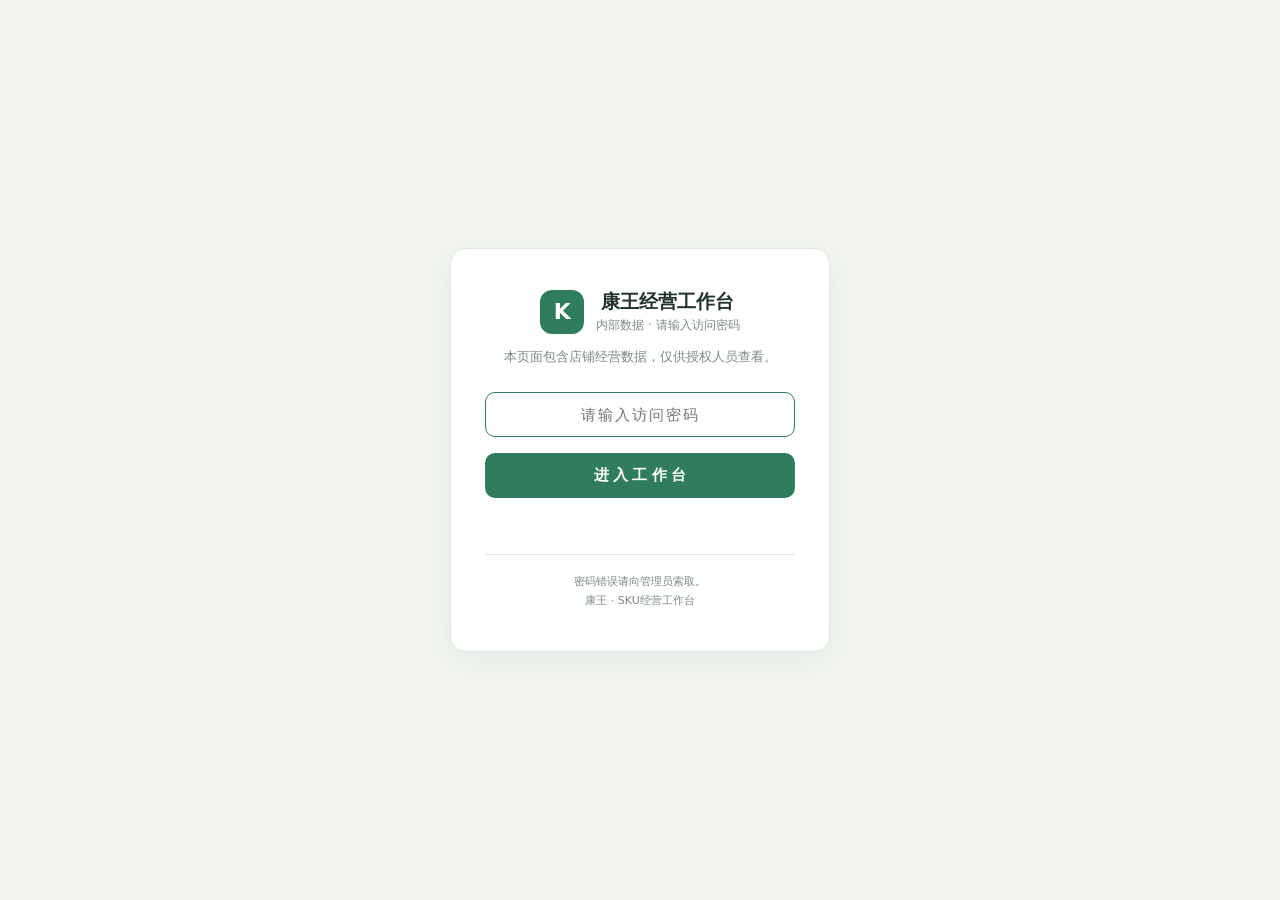
<file: index.html>
<!doctype html>
<html lang="zh-CN">
<head>
<meta charset="UTF-8">
<meta name="viewport" content="width=device-width,initial-scale=1">
<title>康王经营工作台 · 访问验证</title>
<style>
:root{--bg:#f3f5f1;--card:#ffffff;--line:#e1e9e4;--muted:#7a8a82;--primary:#2f7d5c;--err:#c0564f}
*{margin:0;padding:0;box-sizing:border-box}
body{min-height:100vh;display:flex;align-items:center;justify-content:center;background:var(--bg);font-family:"PingFang SC","Microsoft YaHei",system-ui,sans-serif;color:#22332b}
.gate{width:min(380px,92vw);background:var(--card);border:1px solid var(--line);border-radius:16px;padding:40px 34px;box-shadow:0 8px 30px rgba(47,125,92,.08);text-align:center}
.brand{display:flex;align-items:center;justify-content:center;gap:12px;margin-bottom:8px}
.brand-mark{width:44px;height:44px;border-radius:12px;background:var(--primary);color:#fff;font-weight:800;font-size:22px;display:flex;align-items:center;justify-content:center}
.brand h1{font-size:19px;font-weight:700}
.brand small{display:block;color:var(--muted);font-size:12px;font-weight:400;margin-top:2px}
.hint{color:var(--muted);font-size:13px;margin:14px 0 26px}
input{width:100%;padding:13px 16px;border:1.5px solid var(--line);border-radius:10px;font-size:15px;outline:none;text-align:center;letter-spacing:2px;transition:border .2s}
input:focus{border-color:var(--primary)}
input.err{border-color:var(--err);animation:shake .3s}
@keyframes shake{25%{transform:translateX(-5px)}75%{transform:translateX(5px)}}
button{width:100%;margin-top:16px;padding:13px;border:none;border-radius:10px;background:var(--primary);color:#fff;font-size:15px;font-weight:600;cursor:pointer;transition:filter .2s}
button:hover{filter:brightness(1.08)}
.msg{color:var(--err);font-size:13px;margin-top:12px;min-height:18px}
.note{margin-top:26px;color:var(--muted);font-size:11px;line-height:1.7;border-top:1px solid var(--line);padding-top:18px}
</style>
</head>
<body>
<div class="gate">
  <div class="brand">
    <span class="brand-mark">K</span>
    <div><h1>康王经营工作台</h1><small>内部数据 · 请输入访问密码</small></div>
  </div>
  <p class="hint">本页面包含店铺经营数据，仅供授权人员查看。</p>
  <input id="pw" type="password" placeholder="请输入访问密码" autofocus autocomplete="off">
  <button id="go">进 入 工 作 台</button>
  <div class="msg" id="msg"></div>
  <div class="note">密码错误请向管理员索取。<br>康王 · SKU经营工作台</div>
</div>
<script>
(function(){
  var PW=atob('WUQ4ODg4ODg=');
  try{
    if(sessionStorage.getItem('kw-auth')==='1'){location.replace('dashboard.html');return;}
  }catch(e){}
  var pw=document.getElementById('pw'),btn=document.getElementById('go'),msg=document.getElementById('msg');
  function tryEnter(){
    var v=pw.value;
    if(!v){msg.textContent='请输入密码';pw.classList.add('err');return;}
    if(v===PW){
      try{sessionStorage.setItem('kw-auth','1');}catch(e){}
      location.replace('dashboard.html');
    }else{
      msg.textContent='密码不正确，请重新输入';
      pw.classList.add('err');
      pw.select();
      setTimeout(function(){pw.classList.remove('err');},400);
    }
  }
  btn.addEventListener('click',tryEnter);
  pw.addEventListener('keydown',function(ev){if(ev.key==='Enter')tryEnter();});
})();
</script>
</body>
</html>
</file>
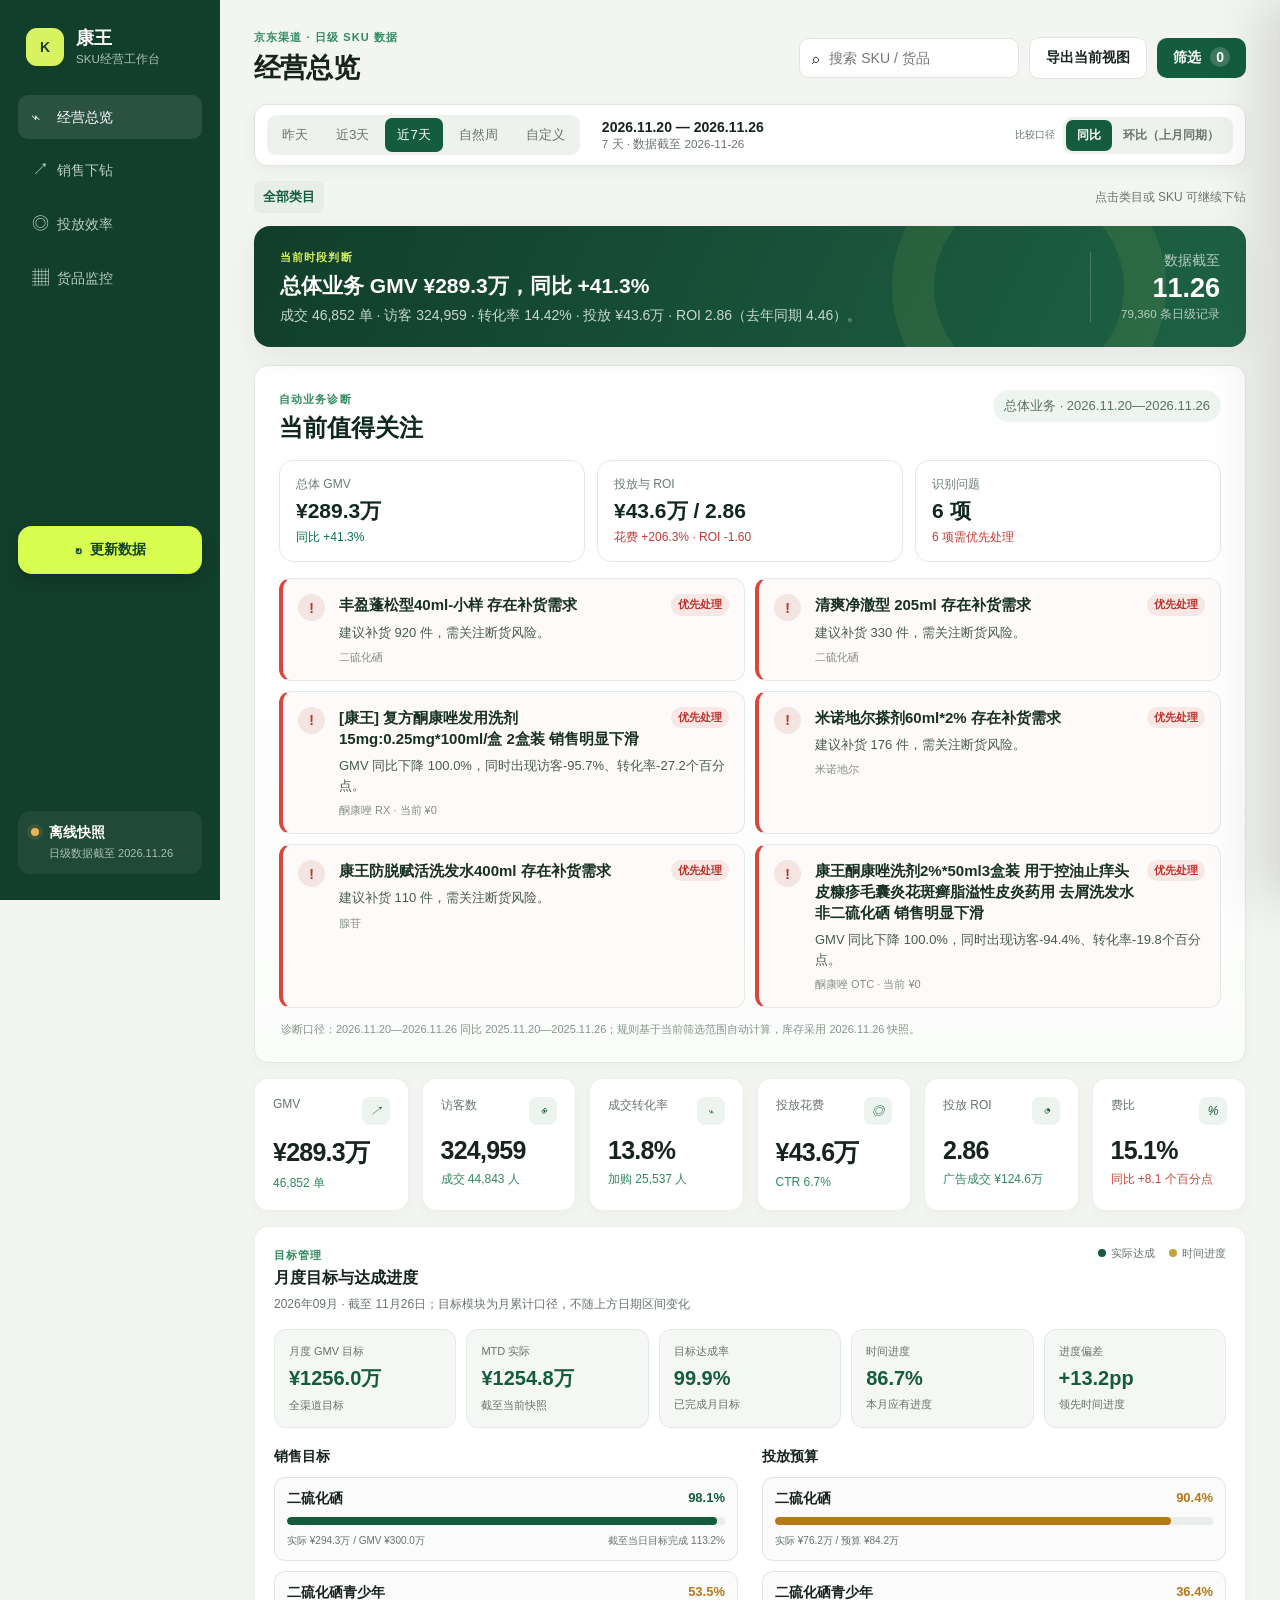
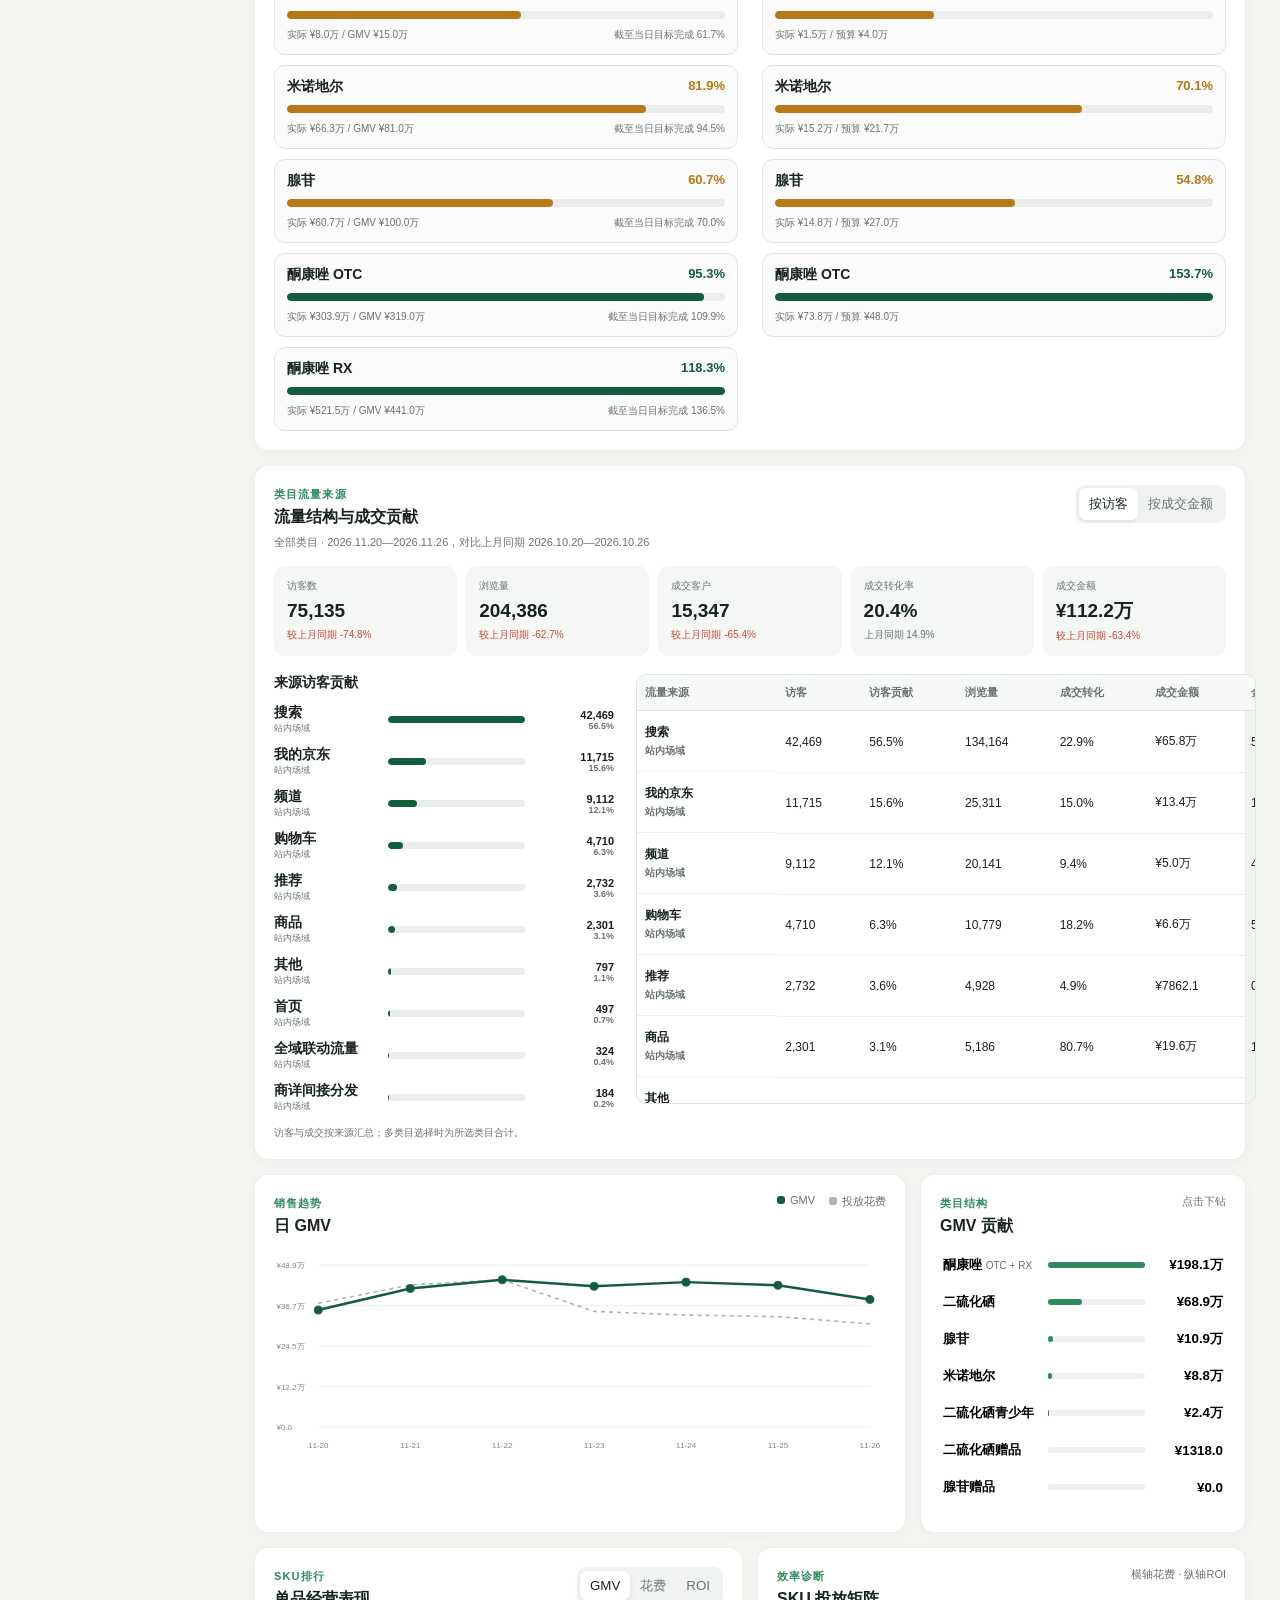
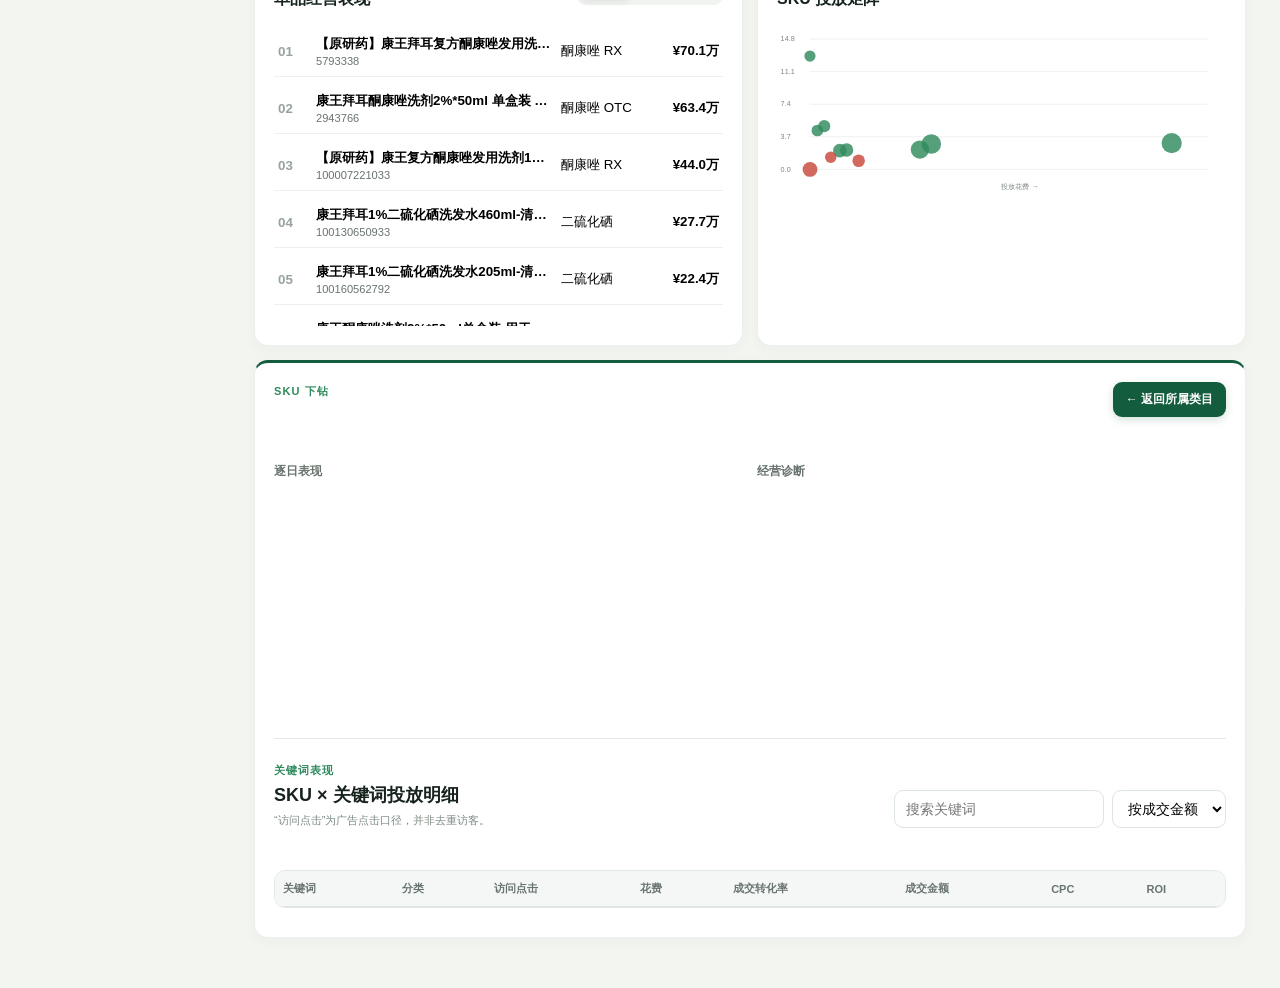
<file: dashboard.html>
<!doctype html><html lang="zh-CN"><head><meta charset="UTF-8"><meta name="viewport" content="width=device-width,initial-scale=1"><meta name="theme-color" content="#f3f5f1"><title>康王 · SKU经营工作台</title><link rel="stylesheet" href="styles.css"><link rel="stylesheet" href="styles-v2.css"><link rel="stylesheet" href="styles-v3.css"></head><body>
<aside class="sidebar"><div class="brand"><span class="brand-mark">K</span><div><strong>康王</strong><small>SKU经营工作台</small></div></div><nav><button class="nav-item active" data-section="overview"><span>⌁</span>经营总览</button><button class="nav-item" data-section="sales"><span>↗</span>销售下钻</button><button class="nav-item" data-section="ads"><span>◎</span>投放效率</button><button class="nav-item" data-section="inventory"><span>▦</span>货品监控</button></nav><a class="connected-update" href="/admin" target="_top" aria-label="联网更新数据"><span aria-hidden="true">↻</span><span>更新数据</span></a><div class="source-note"><span class="status-dot"></span><div><strong>离线快照</strong><small>日级数据截至 2026.11.26</small></div></div></aside>
<main><header class="topbar"><div><p class="eyebrow">京东渠道 · 日级 SKU 数据</p><h1>经营总览</h1></div><div class="header-actions"><label class="search"><span>⌕</span><input id="globalSearch" placeholder="搜索 SKU / 货品"></label><button id="exportBtn" class="button secondary">导出当前视图</button><button id="filterBtn" class="button primary">筛选 <span id="filterCount">0</span></button></div></header>
<section class="date-command" data-view="overview sales ads" aria-label="日期范围"><div class="quick-dates" id="quickDates"><button data-range="yesterday">昨天</button><button data-range="3d">近3天</button><button data-range="7d" class="active">近7天</button><button data-range="week">自然周</button><button data-range="custom">自定义</button></div><div class="date-readout"><span id="dateText"></span><small id="coverageText"></small></div><div class="custom-dates" id="customDates" hidden><label>开始<input type="date" id="startDate"></label><span>—</span><label>结束<input type="date" id="endDate"></label><button id="applyDate" class="button primary">应用</button></div></section>
<section class="drillbar" data-view="overview sales ads"><div class="drill-nav"><button id="backLevel" class="back-level" hidden>← 返回上一级</button><div id="breadcrumb"><button data-level="all">全部类目</button></div></div><span>点击类目或 SKU 可继续下钻</span></section><section class="active-filters" id="activeFilters"></section>
<section class="insight-banner" data-view="overview sales ads"><div><span class="label">当前时段判断</span><h2 id="insightTitle">正在计算所选日期范围</h2><p id="insightText"></p></div><div class="snapshot"><span>数据截至</span><strong>09.28</strong><small>71,065 条日级记录</small></div></section><section class="kpi-grid" id="kpiGrid" data-view="overview sales ads"></section>
<section class="grid two-one" data-view="overview sales"><article class="panel chart-panel"><div class="panel-head"><div><span class="section-kicker">销售趋势</span><h3 id="trendTitle">日 GMV</h3></div><div class="legend"><span><i class="swatch primary"></i>GMV</span><span><i class="swatch muted"></i>投放花费</span></div></div><div id="salesChart" class="chart"></div></article><article class="panel"><div class="panel-head"><div><span class="section-kicker">类目结构</span><h3>GMV 贡献</h3></div><span class="hint">点击下钻</span></div><div id="lineRanking" class="drill-ranking"></div></article></section>
<section class="grid equal" data-view="overview sales ads"><article class="panel"><div class="panel-head"><div><span class="section-kicker">SKU排行</span><h3>单品经营表现</h3></div><div class="segmented" id="skuMetric"><button class="active" data-metric="gmv">GMV</button><button data-metric="spend">花费</button><button data-metric="roi">ROI</button></div></div><div id="skuRanking" class="sku-ranking"></div></article><article class="panel"><div class="panel-head"><div><span class="section-kicker">效率诊断</span><h3>SKU 投放矩阵</h3></div><span class="hint">横轴花费 · 纵轴ROI</span></div><div id="skuMatrix" class="chart compact"></div></article></section>
<section class="panel sku-detail" id="skuDetail" hidden data-view="overview sales ads"><div class="panel-head"><div><span class="section-kicker">SKU 下钻</span><h3 id="skuDetailTitle"></h3></div><button id="closeSku" class="back-detail">← 返回所属类目</button></div><div class="detail-kpis" id="detailKpis"></div><div class="grid equal detail-grid"><div><h4>逐日表现</h4><div id="skuDaily" class="chart compact"></div></div><div><h4>经营诊断</h4><div id="skuDiagnosis" class="diagnosis"></div></div></div></section>
<section class="kpi-grid inventory-summary" id="inventorySummary" data-view="inventory"></section><section class="panel" data-view="inventory"><div class="panel-head"><div><span class="section-kicker">库存监控</span><h3>SKU 供给状态</h3></div><div class="segmented" id="riskFilter"><button class="active" data-risk="all">全部</button><button data-risk="urgent">急需补货</button><button data-risk="slow">高周转</button></div></div><div class="table-wrap"><table><thead><tr><th>货品</th><th>店铺</th><th>现货</th><th>在途</th><th>30日出库</th><th>周转天数</th><th>建议补货</th><th>状态</th></tr></thead><tbody id="inventoryBody"></tbody></table></div><div class="mobile-cards" id="inventoryCards"></div></section></main>
<div class="drawer-backdrop" id="drawerBackdrop"></div><aside class="drawer filter-drawer" id="filterDrawer" aria-hidden="true"><div class="drawer-head"><div><span class="section-kicker">全局条件</span><h2>筛选</h2></div><button id="closeDrawer" class="icon-button">×</button></div><label>店铺<select id="shopFilter"><option value="all">全部店铺</option><option>旗舰店</option><option>大药房</option></select></label><label>类目<select id="lineFilter"><option value="all">全部类目</option></select></label><label>SKU<span class="select-search"><input id="skuSearch" placeholder="输入名称或 SKU 编码"><select id="skuFilter" size="7"><option value="all">全部 SKU</option></select></span></label><div class="drawer-actions"><button id="resetFilters" class="button secondary">重置</button><button id="applyFilters" class="button primary">应用筛选</button></div></aside><div id="toast" class="toast"></div>
<script src="dashboard-data.js?v=20261126"></script><script src="dashboard-data-v2.js?v=20261126"></script><script src="dashboard-keywords.js?v=20261126"></script><script src="dashboard-rankings.js?v=20261126"></script><script src="dashboard-traffic.js?v=20261126"></script><script src="app-v2-20260910.js?v=20261126"></script><script src="enhancements-v16-20260910.js?v=20261126"></script><script src="enhancements-v3.js?v=20261126"></script></body></html>
</file>
<file: styles.css>
:root{--bg:#f3f5f1;--panel:#fff;--ink:#17231d;--muted:#69746e;--line:#dfe5df;--green:#145c3e;--green-2:#2f8a5d;--lime:#d9f25f;--red:#c7483a;--amber:#b77817;--shadow:0 10px 30px rgba(24,49,36,.07)}
*{box-sizing:border-box}html{scroll-behavior:smooth}body{margin:0;background:var(--bg);color:var(--ink);font-family:Inter,"PingFang SC","Microsoft YaHei",sans-serif;font-size:14px}.sidebar{position:fixed;inset:0 auto 0 0;width:220px;background:#123e2c;color:white;padding:26px 18px;display:flex;flex-direction:column;z-index:20}.brand{display:flex;align-items:center;gap:12px;padding:0 8px 28px}.brand-mark{display:grid;place-items:center;width:38px;height:38px;background:var(--lime);color:#173c2c;font-weight:900;border-radius:11px}.brand strong,.brand small{display:block}.brand strong{font-size:18px}.brand small{color:#aac2b4;margin-top:2px}.sidebar nav{display:grid;gap:7px}.nav-item{border:0;background:transparent;color:#b8cdc1;border-radius:10px;text-align:left;padding:12px 14px;font:inherit;cursor:pointer}.nav-item span{display:inline-block;width:25px;font-size:17px}.nav-item:hover,.nav-item.active{background:rgba(255,255,255,.1);color:white}.source-note{margin-top:auto;display:flex;gap:10px;align-items:flex-start;background:rgba(255,255,255,.06);padding:13px;border-radius:12px}.source-note strong,.source-note small{display:block}.source-note small{color:#aac2b4;margin-top:4px;font-size:11px}.status-dot{width:8px;height:8px;border-radius:50%;background:#e9b455;margin-top:4px;box-shadow:0 0 0 4px rgba(233,180,85,.12)}main{margin-left:220px;padding:30px 34px 50px;max-width:1700px}.topbar{display:flex;justify-content:space-between;align-items:center;margin-bottom:18px}.eyebrow,.section-kicker{margin:0;color:var(--green-2);font-size:11px;font-weight:800;letter-spacing:.1em;text-transform:uppercase}.topbar h1{margin:5px 0 0;font-size:27px;letter-spacing:-.03em}.header-actions{display:flex;gap:10px;align-items:center}.search{height:40px;width:220px;background:white;border:1px solid var(--line);border-radius:10px;display:flex;align-items:center;gap:8px;padding:0 12px}.search input{width:100%;border:0;outline:0;font:inherit}.button{border:0;border-radius:10px;padding:11px 16px;font:inherit;font-weight:700;cursor:pointer}.button.primary{background:var(--green);color:white}.button.secondary{background:white;border:1px solid var(--line);color:var(--ink)}.button span{background:rgba(255,255,255,.18);padding:2px 6px;border-radius:10px;margin-left:5px}.active-filters{display:flex;gap:8px;min-height:0;margin-bottom:10px}.filter-chip{background:#e3ece6;color:var(--green);padding:7px 10px;border-radius:18px;font-size:12px}.insight-banner{background:linear-gradient(115deg,#113e2b,#1e6245);color:white;border-radius:16px;padding:22px 26px;display:flex;justify-content:space-between;align-items:center;box-shadow:var(--shadow);overflow:hidden;position:relative}.insight-banner:after{content:"";position:absolute;width:190px;height:190px;border:42px solid rgba(217,242,95,.08);border-radius:50%;right:80px}.insight-banner .label{color:var(--lime);font-weight:800;font-size:11px;letter-spacing:.1em}.insight-banner h2{font-size:21px;margin:7px 0}.insight-banner p{margin:0;color:#c5d7ce}.snapshot{position:relative;z-index:1;text-align:right;padding-left:30px;border-left:1px solid rgba(255,255,255,.2)}.snapshot span,.snapshot small{display:block;color:#b6cdc1}.snapshot strong{display:block;font-size:27px;margin:3px 0}.kpi-grid{display:grid;grid-template-columns:repeat(5,1fr);gap:13px;margin:15px 0}.kpi-card,.panel{background:var(--panel);border:1px solid rgba(25,57,39,.08);border-radius:14px;box-shadow:0 3px 14px rgba(30,55,41,.035)}.kpi-card{padding:18px;min-height:126px;display:flex;flex-direction:column}.kpi-card .kpi-top{display:flex;justify-content:space-between;color:var(--muted);font-size:12px}.kpi-card .kpi-icon{width:28px;height:28px;border-radius:8px;background:#edf3ee;color:var(--green);display:grid;place-items:center}.kpi-card strong{font-size:25px;letter-spacing:-.03em;margin:11px 0 6px}.delta{font-size:12px}.delta.up{color:var(--green-2)}.delta.down{color:var(--red)}.grid{display:grid;gap:14px;margin:14px 0}.two-one{grid-template-columns:2fr 1fr}.equal{grid-template-columns:1fr 1fr}.panel{padding:19px}.panel-head{display:flex;justify-content:space-between;align-items:flex-start;margin-bottom:16px}.panel h3{font-size:16px;margin:5px 0 0}.legend{display:flex;gap:14px;color:var(--muted);font-size:11px}.swatch{display:inline-block;width:8px;height:8px;border-radius:3px;margin-right:5px}.swatch.primary{background:var(--green)}.swatch.muted{background:#aab5ae}.chart{min-height:260px}.chart.compact{min-height:220px}.chart svg{width:100%;height:auto;display:block}.axis-text{fill:#7c8780;font-size:10px}.grid-line{stroke:#e8ece9;stroke-width:1}.tooltip{position:fixed;pointer-events:none;background:#17231d;color:white;padding:8px 10px;border-radius:7px;font-size:12px;opacity:0;z-index:50;transform:translate(8px,-100%)}.progress-row{margin:18px 0}.progress-title{display:flex;justify-content:space-between;margin-bottom:8px}.progress-title span{color:var(--muted)}.progress-title strong{font-size:13px}.track{height:7px;background:#edf0ee;border-radius:8px;overflow:hidden}.fill{height:100%;background:var(--green);border-radius:8px}.progress-meta{display:flex;justify-content:space-between;color:var(--muted);font-size:11px;margin-top:6px}.hint{font-size:11px;color:var(--muted)}.rank-list{display:grid;gap:11px}.rank-row{display:grid;grid-template-columns:24px minmax(90px,1.5fr) 2fr 55px;align-items:center;gap:9px}.rank-num{color:#98a39d;font-weight:800}.rank-name{white-space:nowrap;overflow:hidden;text-overflow:ellipsis}.mini-track{height:6px;background:#edf0ee;border-radius:6px}.mini-track i{display:block;height:100%;border-radius:6px;background:var(--green-2)}.rank-roi{text-align:right;font-weight:800}.text-button{border:0;background:transparent;color:var(--green);cursor:pointer;font:inherit;font-weight:700}.segmented{background:#f0f3f0;padding:3px;border-radius:9px}.segmented button{border:0;background:transparent;border-radius:7px;padding:7px 10px;color:var(--muted);cursor:pointer}.segmented button.active{background:white;color:var(--ink);box-shadow:0 2px 6px rgba(0,0,0,.07)}.table-wrap{overflow:auto}table{width:100%;border-collapse:collapse}th{text-align:left;color:var(--muted);font-size:11px;padding:10px 8px;border-bottom:1px solid var(--line)}td{padding:13px 8px;border-bottom:1px solid #edf0ee;font-size:12px}td:first-child{max-width:230px;font-weight:700}.badge{display:inline-flex;align-items:center;padding:5px 8px;border-radius:12px;font-size:11px;font-weight:700}.badge.red{background:#fbe9e6;color:var(--red)}.badge.amber{background:#fff1d9;color:var(--amber)}.badge.green{background:#e8f4ec;color:var(--green-2)}.mobile-cards{display:none}.bar-row{display:grid;grid-template-columns:100px 1fr 65px;gap:10px;align-items:center;margin:15px 0}.bar-row .name{white-space:nowrap;overflow:hidden;text-overflow:ellipsis}.bar-row .value{text-align:right;font-weight:800}.note-panel p,.note-panel li{color:var(--muted);line-height:1.8}.drawer-backdrop{position:fixed;inset:0;background:rgba(10,24,16,.34);opacity:0;visibility:hidden;transition:.2s;z-index:30}.drawer{position:fixed;right:0;top:0;bottom:0;width:360px;background:white;padding:25px;z-index:31;transform:translateX(100%);transition:.25s;box-shadow:-20px 0 50px rgba(0,0,0,.12)}.drawer.open{transform:none}.drawer-backdrop.open{opacity:1;visibility:visible}.drawer-head{display:flex;justify-content:space-between}.drawer label{display:grid;gap:7px;margin:22px 0;font-weight:700}.drawer select{height:44px;border:1px solid var(--line);border-radius:9px;padding:0 10px;background:white}.drawer-actions{position:absolute;bottom:24px;left:25px;right:25px;display:grid;grid-template-columns:1fr 2fr;gap:10px}.icon-button{border:0;background:#f0f3f0;width:36px;height:36px;border-radius:50%;font-size:20px;cursor:pointer}.toast{position:fixed;left:50%;bottom:25px;transform:translate(-50%,20px);background:#17231d;color:white;padding:11px 16px;border-radius:9px;opacity:0;transition:.2s;z-index:60}.toast.show{opacity:1;transform:translate(-50%,0)}[hidden]{display:none!important}
@media(max-width:1100px){.kpi-grid{grid-template-columns:repeat(3,1fr)}.sidebar{width:190px}main{margin-left:190px;padding:24px}.two-one{grid-template-columns:1fr}.equal{grid-template-columns:1fr}}
@media(max-width:720px){.sidebar{position:fixed;top:auto;right:0;width:auto;height:64px;padding:6px 10px;flex-direction:row;align-items:center}.brand,.source-note{display:none}.sidebar nav{display:flex;width:100%;justify-content:space-around}.nav-item{display:grid;place-items:center;padding:7px 10px;font-size:10px}.nav-item span{width:auto;font-size:17px}.nav-item.active{background:rgba(255,255,255,.12)}main{margin:0;padding:18px 14px 88px}.topbar{align-items:flex-start}.topbar h1{font-size:23px}.header-actions{gap:6px}.search,.button.secondary{display:none}.button{padding:9px 12px}.insight-banner{padding:18px;align-items:flex-start}.insight-banner h2{font-size:18px}.snapshot{display:none}.kpi-grid{grid-template-columns:1fr 1fr;gap:9px}.kpi-card{padding:14px;min-height:115px}.kpi-card strong{font-size:21px}.kpi-card:last-child{grid-column:1/-1}.panel{padding:15px}.panel-head{gap:10px}.chart{min-height:210px}.legend{display:grid;gap:4px}.segmented{display:flex;overflow:auto}.table-wrap{display:none}.mobile-cards{display:grid;gap:9px}.inventory-card{border:1px solid var(--line);border-radius:10px;padding:13px}.inventory-card .title{display:flex;justify-content:space-between;gap:12px}.inventory-card h4{margin:0;font-size:13px}.inventory-card small{color:var(--muted)}.inventory-card dl{display:grid;grid-template-columns:repeat(3,1fr);gap:8px;margin:13px 0 0}.inventory-card dt{font-size:10px;color:var(--muted)}.inventory-card dd{margin:3px 0 0;font-weight:800}.drawer{width:100%;top:auto;height:76vh;border-radius:18px 18px 0 0;transform:translateY(100%)}.drawer.open{transform:none}.rank-row{grid-template-columns:20px 1.2fr 1.5fr 48px}.bar-row{grid-template-columns:82px 1fr 55px}}
@media print{.sidebar,.header-actions,.drawer,.drawer-backdrop{display:none!important}main{margin:0;padding:10px}.panel,.kpi-card,.insight-banner{box-shadow:none;break-inside:avoid}.grid{grid-template-columns:1fr 1fr}.kpi-grid{grid-template-columns:repeat(5,1fr)}}
.chart{position:relative}.trend-point{cursor:pointer;outline:none}.trend-hit{fill:transparent}.trend-dot{fill:#145c3e;stroke:#145c3e;stroke-width:1;transition:r .12s ease,stroke-width .12s ease}.trend-point:hover .trend-dot,.trend-point:focus .trend-dot,.trend-point.active .trend-dot{r:7px;stroke:#fff;stroke-width:3}.trend-tooltip{position:absolute;z-index:8;min-width:190px;padding:10px 12px;border-radius:9px;background:#17231d;color:#fff;box-shadow:0 8px 24px rgba(16,35,25,.22);pointer-events:none;opacity:0;transform:translateY(4px);transition:opacity .12s ease,transform .12s ease;font-size:12px}.trend-tooltip.show{opacity:1;transform:none}.trend-tooltip strong,.trend-tooltip span{display:block}.trend-tooltip strong{margin-bottom:7px;font-size:12px}.trend-tooltip span{color:#d5dfd9;line-height:1.7}.trend-tooltip b{float:right;margin-left:16px;color:#fff}.trend-tooltip i{display:inline-block;width:7px;height:7px;border-radius:50%;margin-right:6px}.trend-tooltip i.gmv{background:#48a57a}.trend-tooltip i.spend{background:#aab5ae}@media(max-width:720px){.trend-tooltip{min-width:170px;font-size:11px}.trend-hit{r:16px}}.inventory-summary{grid-template-columns:repeat(5,1fr);margin-top:0}.inventory-kpi.warning{border-color:#efc8c2;background:#fffafa}@media(max-width:980px){.inventory-summary{grid-template-columns:repeat(2,1fr)}}
.connected-update{margin:auto 0 12px;display:flex;align-items:center;justify-content:center;gap:8px;min-height:48px;border-radius:14px;background:#d8ff4f;color:#123f2f;text-decoration:none;font-weight:800;box-shadow:0 7px 18px rgba(0,0,0,.16);transition:transform .15s ease,background .15s ease}.connected-update:hover{background:#e5ff83;transform:translateY(-1px)}.connected-update:focus-visible{outline:3px solid #fff;outline-offset:3px}
</file>
<file: styles-v2.css>
.date-command{display:flex;align-items:center;gap:18px;background:#fff;border:1px solid var(--line);padding:10px 12px;border-radius:13px;margin-bottom:12px;position:sticky;top:0;z-index:10;box-shadow:0 5px 16px rgba(25,55,38,.05)}.quick-dates{display:flex;gap:4px;background:#eef2ee;padding:3px;border-radius:9px;overflow:auto}.quick-dates button{border:0;background:transparent;padding:8px 12px;border-radius:7px;color:var(--muted);white-space:nowrap;cursor:pointer}.quick-dates button.active{background:var(--green);color:#fff}.date-readout{display:grid;gap:2px;padding-left:4px}.date-readout span{font-weight:800}.date-readout small{color:var(--muted)}.custom-dates{margin-left:auto;display:flex;align-items:flex-end;gap:8px}.custom-dates label{display:grid;gap:4px;color:var(--muted);font-size:10px}.custom-dates input{height:34px;border:1px solid var(--line);border-radius:7px;padding:0 7px}.drillbar{display:flex;justify-content:space-between;align-items:center;min-height:38px;color:var(--muted);font-size:12px}.drillbar button{border:0;background:transparent;color:var(--green);font-weight:800;cursor:pointer;padding:3px}.drillbar button+span:before{content:'›';margin:0 7px;color:#a7b1ab}.drill-ranking{display:grid;gap:13px}.drill-row{display:grid;grid-template-columns:minmax(95px,1fr) 2fr 68px;gap:10px;align-items:center;border:0;background:transparent;padding:3px;text-align:left;cursor:pointer}.drill-row:hover .mini-track i{background:var(--lime)}.drill-row strong{white-space:nowrap;overflow:hidden;text-overflow:ellipsis}.drill-row .value{text-align:right;font-weight:800}.sku-ranking{display:grid;gap:6px;max-height:300px;overflow:auto}.sku-row{display:grid;grid-template-columns:28px minmax(140px,1fr) 80px 68px;gap:10px;align-items:center;border:0;border-bottom:1px solid #edf0ee;background:transparent;padding:9px 4px;text-align:left;cursor:pointer}.sku-row:hover{background:#f6f8f5}.sku-row .sku-name{overflow:hidden}.sku-row strong,.sku-row small{display:block;white-space:nowrap;overflow:hidden;text-overflow:ellipsis}.sku-row small{color:var(--muted);margin-top:2px}.sku-row .metric{text-align:right;font-weight:800}.sku-detail{border-top:3px solid var(--green)}.detail-kpis{display:grid;grid-template-columns:repeat(6,1fr);gap:10px}.detail-kpi{padding:12px;background:#f5f7f4;border-radius:10px}.detail-kpi small,.detail-kpi strong{display:block}.detail-kpi small{color:var(--muted);font-size:10px}.detail-kpi strong{font-size:18px;margin-top:5px}.detail-grid{margin-bottom:0}.detail-grid h4{font-size:12px;color:var(--muted)}.diagnosis{display:grid;gap:10px}.diagnosis-item{display:flex;align-items:flex-start;gap:10px;padding:12px;border:1px solid var(--line);border-radius:10px}.diagnosis-item i{width:9px;height:9px;border-radius:50%;margin-top:5px;flex:0 0 auto}.diagnosis-item i.good{background:var(--green-2)}.diagnosis-item i.warn{background:var(--amber)}.diagnosis-item i.bad{background:var(--red)}.diagnosis-item strong,.diagnosis-item small{display:block}.diagnosis-item small{color:var(--muted);margin-top:3px;line-height:1.5}.matrix-label{font-size:9px;fill:#6f7b74}.empty-state{display:grid;place-items:center;min-height:200px;color:var(--muted)}
@media(max-width:1000px){.date-command{align-items:flex-start;flex-wrap:wrap}.custom-dates{margin:0;width:100%;justify-content:flex-start}.detail-kpis{grid-template-columns:repeat(3,1fr)}}
@media(max-width:720px){.date-command{top:0;margin:0 -2px 12px;padding:8px}.quick-dates{width:100%}.quick-dates button{flex:0 0 auto}.date-readout{padding:2px 4px}.custom-dates{display:grid;grid-template-columns:1fr auto 1fr;align-items:end}.custom-dates .button{grid-column:1/-1}.custom-dates input{width:100%}.drillbar span{display:none}.sku-row{grid-template-columns:22px minmax(100px,1fr) 58px}.sku-row .line{display:none}.detail-kpis{grid-template-columns:repeat(2,1fr)}.detail-grid{grid-template-columns:1fr}.drill-row{grid-template-columns:minmax(90px,1fr) 1.4fr 60px}}
</file>
<file: styles-v3.css>
.drill-nav{display:flex;align-items:center;gap:12px;min-width:0}.back-level,.back-detail{border:0;background:var(--green);color:#fff;border-radius:9px;padding:9px 13px;font:inherit;font-weight:800;cursor:pointer;box-shadow:0 3px 9px rgba(20,92,62,.18);white-space:nowrap}.back-level:hover,.back-detail:hover{background:#0e4d33}.back-detail{font-size:12px}#breadcrumb{display:flex;align-items:center;min-width:0;overflow:hidden}#breadcrumb button{border:0;background:#e7eee9;color:var(--green);border-radius:7px;padding:7px 9px;font-weight:800;cursor:pointer;white-space:nowrap}#breadcrumb strong{white-space:nowrap;overflow:hidden;text-overflow:ellipsis;max-width:360px}#breadcrumb span{margin:0 7px;color:#9ca8a1}.filter-chip.removable{border:0;cursor:pointer}.filter-chip.removable b{font-size:15px;margin-left:6px}.filter-chip.removable:hover{background:#d6e5da}.select-search{display:grid;gap:7px}.select-search input{height:40px;border:1px solid var(--line);border-radius:9px;padding:0 10px;font:inherit}.select-search select{height:190px!important;padding:4px!important}.select-search option{padding:8px;border-radius:5px}.filter-drawer .drawer-actions{position:sticky;margin-top:20px;bottom:0;left:auto;right:auto;background:#fff;padding-top:12px}.filter-drawer{overflow:auto}
@media(max-width:720px){.drillbar{align-items:flex-start}.drill-nav{display:grid;gap:8px;width:100%}.back-level{justify-self:start;min-height:42px}#breadcrumb{width:100%;overflow:auto;padding-bottom:2px}#breadcrumb strong{max-width:220px}.back-detail{min-height:42px}.filter-drawer .drawer-actions{position:sticky}.select-search select{height:160px!important}}
</file>
